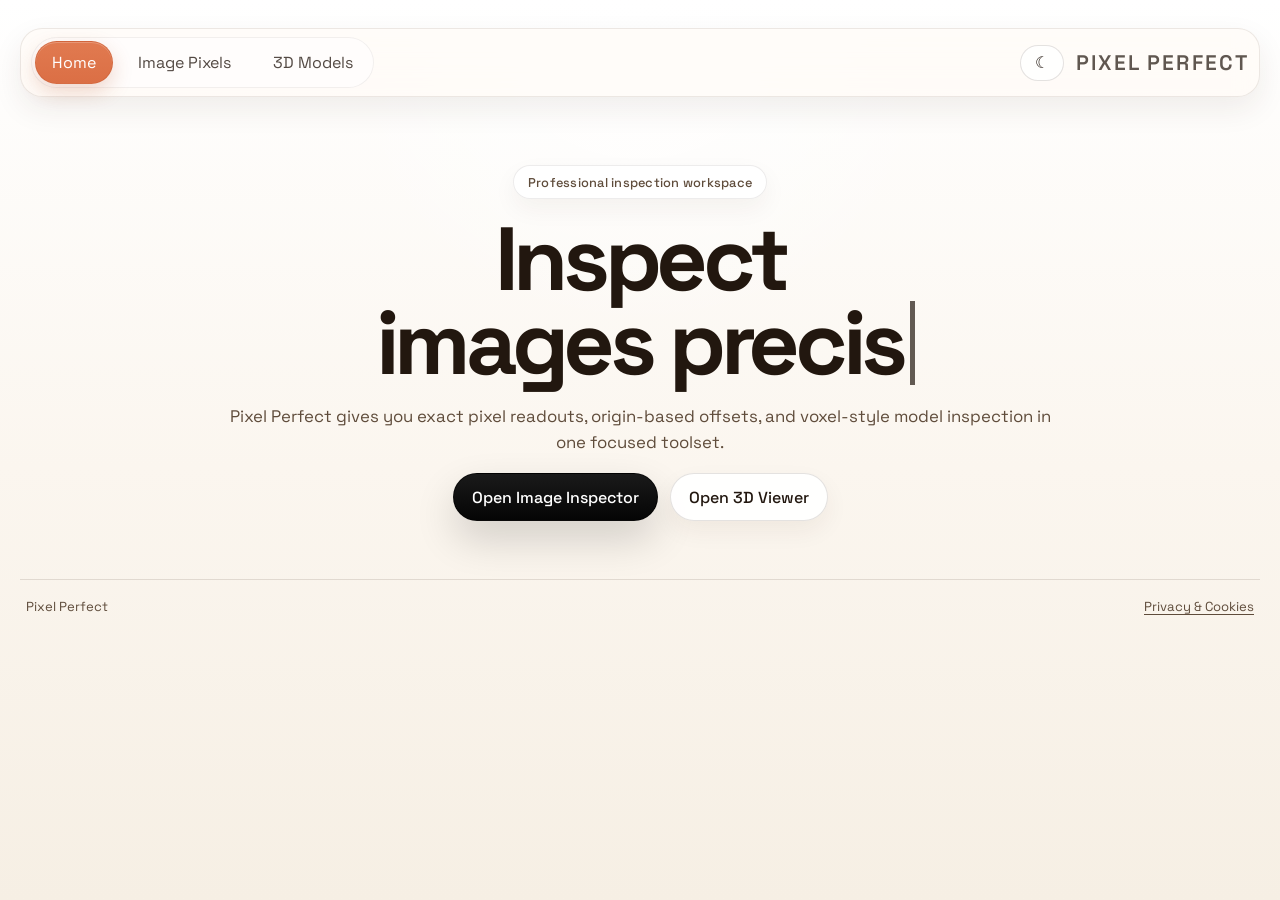
<file: index.html>
<!DOCTYPE html>
<html lang="en">
  <head>
    <meta charset="UTF-8" />
    <meta name="viewport" content="width=device-width, initial-scale=1.0" />
    <title>Pixel Perfect</title>
    <link rel="preconnect" href="https://fonts.googleapis.com" />
    <link rel="preconnect" href="https://fonts.gstatic.com" crossorigin />
    <link
      href="https://fonts.googleapis.com/css2?family=Space+Grotesk:wght@400;500;700&family=DM+Mono:wght@400;500&display=swap"
      rel="stylesheet"
    />
    <link rel="stylesheet" href="./styles.css" />
    <script src="./ads-config.js"></script>
    <script defer src="./ads.js"></script>
  </head>
  <body class="home-page">
    <main class="app-shell home-shell">
      <div class="top-bar">
        <nav class="top-nav" aria-label="Main navigation">
          <a class="nav-link is-active" href="./index.html">Home</a>
          <a class="nav-link" href="./image.html">Image Pixels</a>
          <a class="nav-link" href="./model.html">3D Models</a>
        </nav>
        <div class="top-bar-actions">
          <button id="darkModeToggle" class="theme-toggle-button" type="button" aria-pressed="false" aria-label="Enable dark mode">
            <span aria-hidden="true">☾</span>
          </button>
          <a class="site-logo" href="./index.html" aria-label="Go to home">Pixel Perfect</a>
        </div>
      </div>

      <section class="home-hero-clean">
        <div class="home-kicker">Professional inspection workspace</div>
        <h1>
          Inspect
          <span
            id="homeAnimatedPhrase"
            class="home-animated-phrase"
            data-phrases="images precisely,3D models cleanly,color values instantly,voxel layers quickly"
            aria-label="animated feature phrase"
          ></span>
        </h1>
        <p class="home-lead">
          Pixel Perfect gives you exact pixel readouts, origin-based offsets, and voxel-style model inspection in one focused toolset.
        </p>
        <div class="home-hero-actions">
          <a class="home-cta primary" href="./image.html">Open Image Inspector</a>
          <a class="home-cta" href="./model.html">Open 3D Viewer</a>
        </div>
      </section>

      <aside class="ad-shell ad-shell-banner" data-ad-shell data-ad-slot-key="homeBanner" aria-label="Advertisement" hidden>
        <span class="ad-label">Advertisement</span>
      </aside>

      <footer class="site-footer">
        <span>Pixel Perfect</span>
        <nav aria-label="Legal links">
          <a href="./privacy.html">Privacy &amp; Cookies</a>
          <button type="button" data-open-privacy-choices hidden>Privacy choices</button>
        </nav>
      </footer>

    </main>

    <script src="./theme-toggle.js"></script>
    <script src="./home.js"></script>
  </body>
</html>
</file>
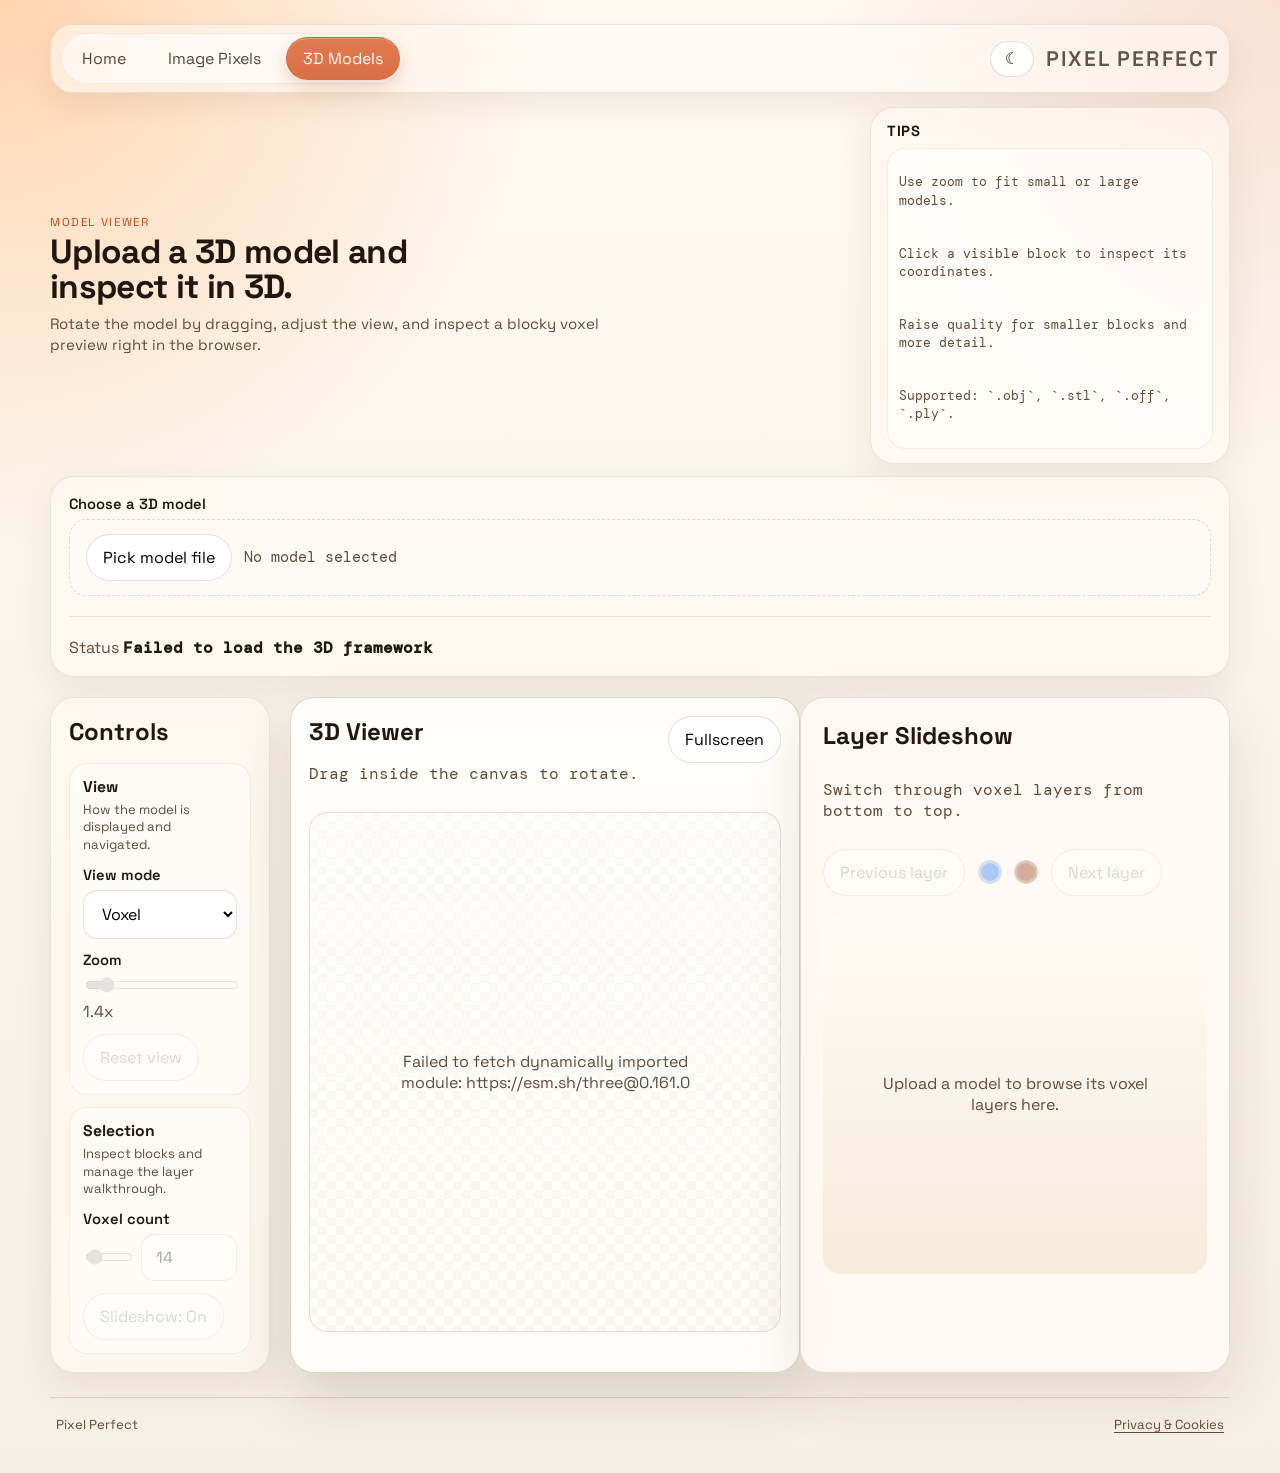
<file: model.html>
<!DOCTYPE html>
<html lang="en">
  <head>
    <meta charset="UTF-8" />
    <meta name="viewport" content="width=device-width, initial-scale=1.0" />
    <title>Pixel Perfect</title>
    <link rel="preconnect" href="https://fonts.googleapis.com" />
    <link rel="preconnect" href="https://fonts.gstatic.com" crossorigin />
    <link
      href="https://fonts.googleapis.com/css2?family=Space+Grotesk:wght@400;500;700&family=DM+Mono:wght@400;500&display=swap"
      rel="stylesheet"
    />
    <link rel="stylesheet" href="./styles.css" />
    <script src="./ads-config.js"></script>
    <script defer src="./ads.js"></script>
  </head>
  <body>
    <main class="app-shell">
      <div class="top-bar">
        <nav class="top-nav" aria-label="Main navigation">
          <a class="nav-link" href="./index.html">Home</a>
          <a class="nav-link" href="./image.html">Image Pixels</a>
          <a class="nav-link is-active" href="./model.html">3D Models</a>
        </nav>
        <div class="top-bar-actions">
          <button id="darkModeToggle" class="theme-toggle-button" type="button" aria-pressed="false" aria-label="Enable dark mode">
            <span aria-hidden="true">☾</span>
          </button>
          <a class="site-logo" href="./index.html" aria-label="Go to home">Pixel Perfect</a>
        </div>
      </div>

      <section class="hero hero-layout">
        <div class="hero-main">
          <p class="eyebrow">Model viewer</p>
          <h1>Upload a 3D model and inspect it in 3D.</h1>
          <p class="hero-copy">
            Rotate the model by dragging, adjust the view, and inspect a blocky voxel preview right in the browser.
          </p>
        </div>

        <aside class="panel hero-tips">
          <h2>Tips</h2>
          <div class="preview-readout model-help">
            <p>Use zoom to fit small or large models.</p>
            <p>Click a visible block to inspect its coordinates.</p>
            <p>Raise quality for smaller blocks and more detail.</p>
            <p>Supported: `.obj`, `.stl`, `.off`, `.ply`.</p>
          </div>
        </aside>
      </section>

      <section class="panel controls">
        <div class="control-block">
          <span class="input-label">Choose a 3D model</span>
          <div class="upload-row">
            <button id="pickModelButton" class="upload-button" type="button">Pick model file</button>
            <span id="modelUploadName" class="upload-name">No model selected</span>
          </div>
          <input
            id="modelUpload"
            class="sr-only-file"
            type="file"
            accept=".obj,.stl,.off,.ply,text/plain,model/obj,model/stl,application/sla,application/octet-stream"
          />
        </div>

          <div class="status-grid">
          <div>
            <span class="status-label">Status</span>
            <strong id="modelStatus">Waiting for a model</strong>
          </div>
          <div id="selectedBlockStatus">
            <span class="status-label">Selected block</span>
            <strong id="selectedBlockCoords">x: -, y: -, z: -</strong>
          </div>
          <div id="secondaryBlockStatus">
            <span class="status-label">Right click block</span>
            <strong id="secondaryBlockCoords">x: -, y: -, z: -</strong>
          </div>
          <div id="wireframeAngleStatus">
            <span class="status-label">Panel angle</span>
            <strong id="wireframeAngle">-</strong>
          </div>
          <div id="wireframeSecondaryAngleStatus">
            <span class="status-label">Right click panel</span>
            <strong id="wireframeSecondaryAngle">triangle: -</strong>
          </div>
        </div>
      </section>

      <aside class="ad-shell ad-shell-banner" data-ad-shell data-ad-slot-key="toolBanner" aria-label="Advertisement" hidden>
        <span class="ad-label">Advertisement</span>
      </aside>

      <section id="modelLayout" class="viewer-layout model-layout">
        <aside class="panel preview-panel">
          <h2>Controls</h2>
          <div class="sidebar-controls">
            <section class="control-group">
              <div class="control-group-header">
                <h3>View</h3>
                <p>How the model is displayed and navigated.</p>
              </div>
              <div class="control-group-body">
                <div class="control-block">
                  <label for="modelViewMode">View mode</label>
                  <select id="modelViewMode">
                    <option value="voxel">Voxel</option>
                    <option value="wireframe">Wireframe</option>
                  </select>
                </div>

                <div class="control-block">
                  <label for="modelZoom">Zoom</label>
                  <input id="modelZoom" type="range" min="0.4" max="10" step="0.1" value="1.4" />
                  <span id="modelZoomValue" class="inline-value">1.4x</span>
                </div>

                <button id="resetView" class="secondary sidebar-button" type="button">Reset view</button>
              </div>
            </section>

            <section class="control-group">
              <div class="control-group-header">
                <h3>Selection</h3>
                <p>Inspect blocks and manage the layer walkthrough.</p>
              </div>
              <div class="control-group-body">
                <div id="modelQualityBlock" class="control-block">
                  <label for="modelQuality">Voxel count</label>
                  <div class="scale-inputs">
                    <input id="modelQuality" type="range" min="6" max="150" step="1" value="14" />
                    <input
                      id="modelQualityNumber"
                      type="number"
                      min="6"
                      max="150"
                      step="1"
                      value="14"
                      aria-label="Voxel count amount"
                    />
                  </div>
                </div>

                <button id="toggleSlideshow" class="secondary sidebar-button" type="button">
                  Slideshow: On
                </button>
              </div>
            </section>

            <section class="control-group wireframe-only">
              <div class="control-group-header">
                <h3>Advanced</h3>
                <p>Wireframe-specific tuning and comparison tools.</p>
              </div>
              <div class="control-group-body">
                <div id="modelWireBlock" class="control-block wireframe-only" hidden>
                  <label for="modelWireSize">Wire size</label>
                  <input id="modelWireSize" type="range" min="1" max="50" step="1" value="2" />
                  <span id="modelWireSizeValue" class="inline-value">2</span>
                </div>

                <button
                  id="toggleWireMesh"
                  class="secondary sidebar-button wireframe-only"
                  type="button"
                  hidden
                >
                  Mesh: On
                </button>

                <div id="modelColorBlock" class="control-block wireframe-only" hidden>
                  <label for="modelColor">Model color</label>
                  <div class="color-input-row">
                    <input id="modelColor" class="color-input" type="color" value="#e9dccd" />
                    <span id="modelColorValue" class="inline-value">#E9DCCD</span>
                  </div>
                </div>

                <section id="panelMeasurements" class="measurement-panel wireframe-only" hidden>
                  <h3>Panel Measurements</h3>
                  <div class="measurement-card">
                    <span class="status-label">Selected panel</span>
                    <strong id="primaryPanelSummary">Click a triangle in wireframe mode.</strong>
                    <p id="primaryPanelLengths">Lengths: -</p>
                    <p id="primaryPanelAngles">Angles: -</p>
                  </div>
                  <div class="measurement-card">
                    <span class="status-label">Right click panel</span>
                    <strong id="secondaryPanelSummary">Right click a second triangle to compare it.</strong>
                    <p id="secondaryPanelLengths">Lengths: -</p>
                    <p id="secondaryPanelAngles">Angles: -</p>
                  </div>
                </section>
              </div>
            </section>
          </div>

          <input id="modelYaw" type="hidden" value="25" />
          <input id="modelPitch" type="hidden" value="-18" />
          <span id="modelYawValue" hidden>25deg</span>
          <span id="modelPitchValue" hidden>-18deg</span>
        </aside>

        <div id="viewerSplitLayout" class="viewer-split-layout">
          <div id="mainViewerPanel" class="panel viewer-panel">
            <div class="viewer-header">
              <div>
                <h2>3D Viewer</h2>
                <p>Drag inside the canvas to rotate.</p>
              </div>
              <button id="toggleFullscreen" class="secondary" type="button">Fullscreen</button>
            </div>
            <div id="modelViewerFrame" class="viewer-frame empty">
              <canvas id="modelCanvas" class="model-canvas" aria-label="3D model viewer"></canvas>
              <div id="modelEmptyState" class="empty-state">
                Upload an `.obj`, `.stl`, `.off`, or `.ply` file to preview it here.
              </div>
            </div>
          </div>

          <section id="layerPanel" class="panel layer-panel">
            <div class="viewer-header">
              <h2>Layer Slideshow</h2>
              <p>Switch through voxel layers from bottom to top.</p>
            </div>
            <div class="layer-controls">
              <button id="layerPrev" class="secondary" type="button">Previous layer</button>
              <button
                id="layerJump"
                class="layer-jump-button"
                type="button"
                aria-label="Jump to selected block layer"
                disabled
              ></button>
              <button
                id="layerSecondaryJump"
                class="layer-jump-button layer-jump-button-secondary"
                type="button"
                aria-label="Jump to right click block layer"
                disabled
              ></button>
              <button id="layerNext" class="secondary" type="button">Next layer</button>
              <strong id="layerInfo" class="layer-info"></strong>
            </div>
            <div id="layerViewerFrame" class="layer-frame empty">
              <canvas id="layerCanvas" class="layer-canvas" aria-label="Model layer viewer" hidden></canvas>
              <div id="layerEmptyState" class="empty-state">
                Upload a model to browse its voxel layers here.
              </div>
            </div>
          </section>
        </div>
      </section>

      <aside class="ad-shell ad-shell-footer" data-ad-shell data-ad-slot-key="toolFooter" aria-label="Advertisement" hidden>
        <span class="ad-label">Advertisement</span>
      </aside>

      <footer class="site-footer">
        <span>Pixel Perfect</span>
        <nav aria-label="Legal links">
          <a href="./privacy.html">Privacy &amp; Cookies</a>
          <button type="button" data-open-privacy-choices hidden>Privacy choices</button>
        </nav>
      </footer>

    </main>

    <script src="./theme-toggle.js"></script>
    <script src="./model.js"></script>
  </body>
</html>
</file>
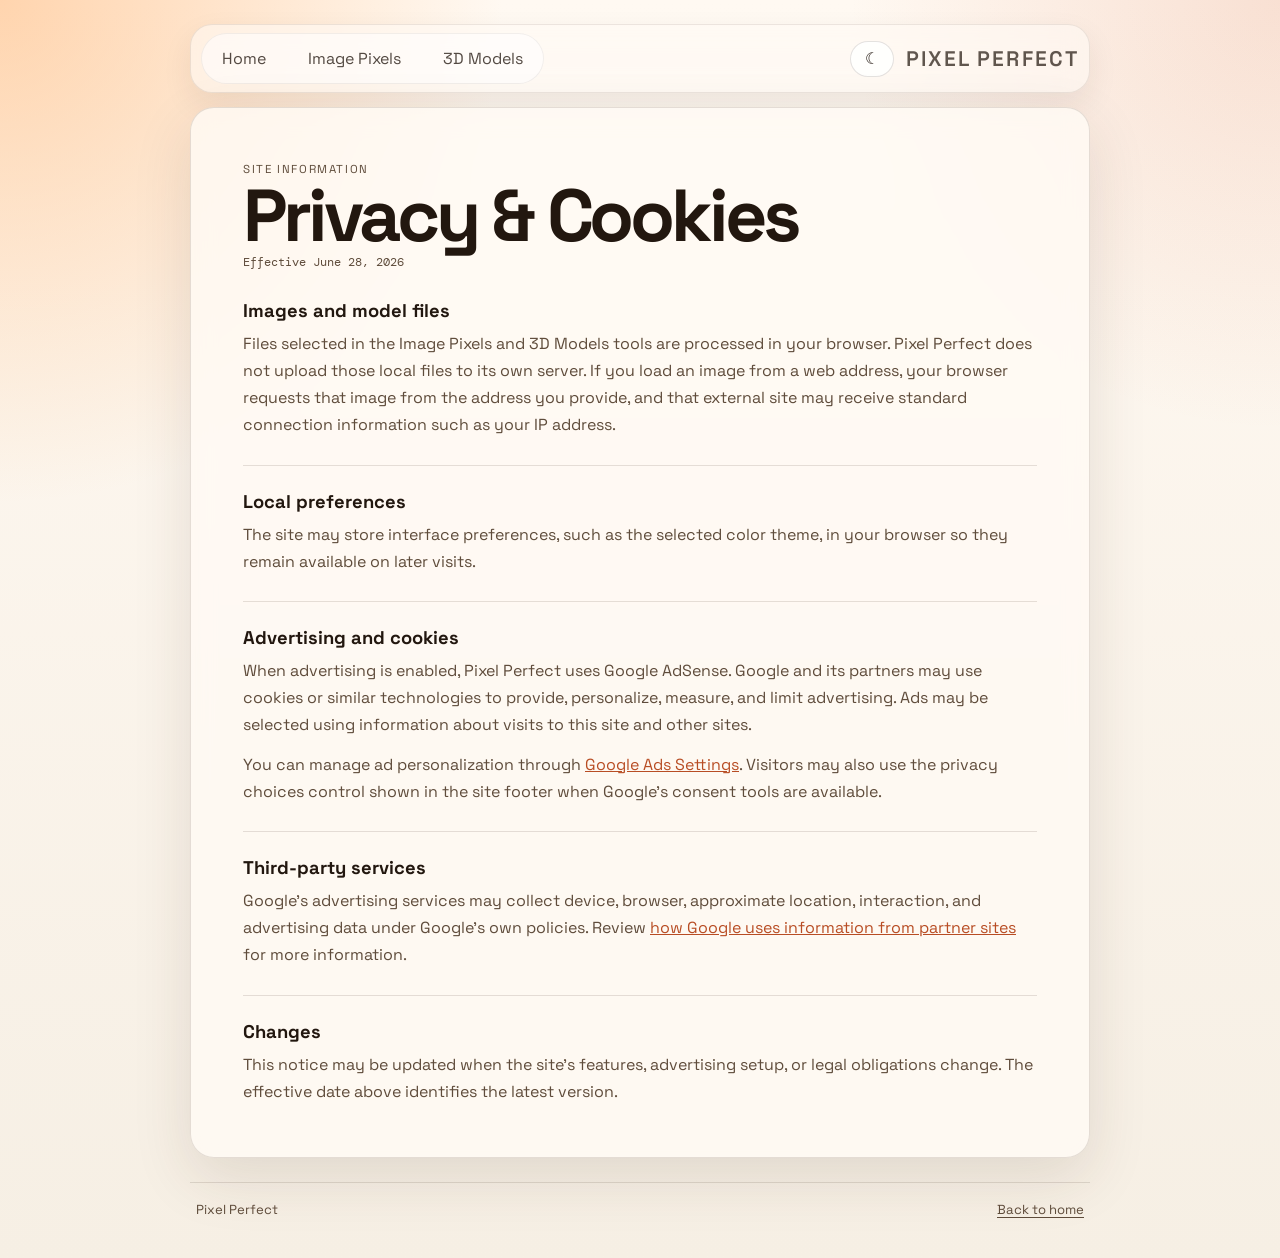
<file: privacy.html>
<!DOCTYPE html>
<html lang="en">
  <head>
    <meta charset="UTF-8" />
    <meta name="viewport" content="width=device-width, initial-scale=1.0" />
    <title>Privacy & Cookies · Pixel Perfect</title>
    <link rel="preconnect" href="https://fonts.googleapis.com" />
    <link rel="preconnect" href="https://fonts.gstatic.com" crossorigin />
    <link
      href="https://fonts.googleapis.com/css2?family=Space+Grotesk:wght@400;500;700&family=DM+Mono:wght@400;500&display=swap"
      rel="stylesheet"
    />
    <link rel="stylesheet" href="./styles.css" />
  </head>
  <body>
    <main class="app-shell legal-shell">
      <div class="top-bar">
        <nav class="top-nav" aria-label="Main navigation">
          <a class="nav-link" href="./index.html">Home</a>
          <a class="nav-link" href="./image.html">Image Pixels</a>
          <a class="nav-link" href="./model.html">3D Models</a>
        </nav>
        <div class="top-bar-actions">
          <button id="darkModeToggle" class="theme-toggle-button" type="button" aria-pressed="false" aria-label="Enable dark mode">
            <span aria-hidden="true">☾</span>
          </button>
          <a class="site-logo" href="./index.html" aria-label="Go to home">Pixel Perfect</a>
        </div>
      </div>

      <article class="panel legal-panel">
        <p class="eyebrow">Site information</p>
        <h1>Privacy & Cookies</h1>
        <p class="legal-updated">Effective June 28, 2026</p>

        <section>
          <h2>Images and model files</h2>
          <p>
            Files selected in the Image Pixels and 3D Models tools are processed in your browser. Pixel Perfect does not upload those local files to its own server. If you load an image from a web address, your browser requests that image from the address you provide, and that external site may receive standard connection information such as your IP address.
          </p>
        </section>

        <section>
          <h2>Local preferences</h2>
          <p>
            The site may store interface preferences, such as the selected color theme, in your browser so they remain available on later visits.
          </p>
        </section>

        <section>
          <h2>Advertising and cookies</h2>
          <p>
            When advertising is enabled, Pixel Perfect uses Google AdSense. Google and its partners may use cookies or similar technologies to provide, personalize, measure, and limit advertising. Ads may be selected using information about visits to this site and other sites.
          </p>
          <p>
            You can manage ad personalization through
            <a href="https://adssettings.google.com/" rel="noopener noreferrer">Google Ads Settings</a>.
            Visitors may also use the privacy choices control shown in the site footer when Google’s consent tools are available.
          </p>
        </section>

        <section>
          <h2>Third-party services</h2>
          <p>
            Google’s advertising services may collect device, browser, approximate location, interaction, and advertising data under Google’s own policies. Review
            <a href="https://policies.google.com/technologies/partner-sites" rel="noopener noreferrer">how Google uses information from partner sites</a>
            for more information.
          </p>
        </section>

        <section>
          <h2>Changes</h2>
          <p>
            This notice may be updated when the site’s features, advertising setup, or legal obligations change. The effective date above identifies the latest version.
          </p>
        </section>
      </article>

      <footer class="site-footer">
        <span>Pixel Perfect</span>
        <nav aria-label="Legal links">
          <a href="./index.html">Back to home</a>
        </nav>
      </footer>
    </main>

    <script src="./theme-toggle.js"></script>
  </body>
</html>
</file>
<file: styles.css>
:root {
  --bg: #f6efe4;
  --panel: rgba(255, 251, 245, 0.82);
  --panel-border: rgba(73, 53, 36, 0.14);
  --panel-secondary: rgba(255, 250, 244, 0.68);
  --panel-secondary-border: rgba(73, 53, 36, 0.1);
  --panel-primary: rgba(255, 254, 251, 0.92);
  --panel-primary-border: rgba(73, 53, 36, 0.2);
  --text: #22170f;
  --muted: #5f4c3b;
  --accent: #db6f45;
  --accent-strong: #b84d24;
  --shadow: 0 20px 60px rgba(64, 42, 24, 0.12);
  --shadow-soft: 0 14px 36px rgba(64, 42, 24, 0.08);
  --shadow-strong: 0 22px 56px rgba(64, 42, 24, 0.16);
  --grid: rgba(34, 23, 15, 0.08);
}

* {
  box-sizing: border-box;
}

[hidden] {
  display: none !important;
}

body {
  margin: 0;
  min-height: 100vh;
  font-family: "Space Grotesk", sans-serif;
  color: var(--text);
  background:
    radial-gradient(circle at top left, rgba(255, 193, 138, 0.65), transparent 28%),
    radial-gradient(circle at top right, rgba(219, 111, 69, 0.18), transparent 24%),
    linear-gradient(180deg, #fff9f2 0%, var(--bg) 100%);
  transition:
    background 320ms ease,
    color 220ms ease;
}

body::before,
body::after {
  content: "";
  position: fixed;
  inset: auto;
  pointer-events: none;
  opacity: 0;
  transition: opacity 260ms ease;
  z-index: 0;
}

body::before {
  top: 72px;
  right: 5vw;
  width: 240px;
  height: 240px;
  border-radius: 50%;
  background:
    radial-gradient(circle at 35% 35%, rgba(255, 255, 255, 0.95), rgba(255, 255, 255, 0.2) 36%, rgba(104, 199, 255, 0.2) 68%, transparent 72%);
  filter: blur(2px);
}

body::after {
  left: 4vw;
  bottom: 8vh;
  width: 320px;
  height: 200px;
  border-radius: 50%;
  background:
    radial-gradient(circle at 50% 50%, rgba(255, 255, 255, 0.65), rgba(118, 214, 255, 0.18) 55%, transparent 72%);
}

button,
input,
select {
  font: inherit;
}

.app-shell {
  width: min(1180px, calc(100vw - 32px));
  margin: 0 auto;
  padding: 24px 0 40px;
}

.top-bar {
  display: flex;
  justify-content: space-between;
  align-items: center;
  gap: 20px;
  margin-bottom: 14px;
  padding: 8px 10px;
  border: 1px solid rgba(73, 53, 36, 0.1);
  border-radius: 22px;
  background: rgba(255, 250, 244, 0.58);
  box-shadow: 0 12px 30px rgba(64, 42, 24, 0.08);
  backdrop-filter: blur(12px);
  transition:
    background 260ms ease,
    border-color 260ms ease,
    box-shadow 260ms ease;
}

.top-nav {
  display: flex;
  gap: 8px;
  padding: 4px;
  border-radius: 999px;
  background: rgba(255, 255, 255, 0.56);
  box-shadow: inset 0 0 0 1px rgba(34, 23, 15, 0.06);
  transition:
    background 260ms ease,
    box-shadow 260ms ease;
}

.top-bar-actions {
  display: flex;
  align-items: center;
  gap: 12px;
}

.theme-toggle-button {
  display: inline-flex;
  align-items: center;
  justify-content: center;
  min-height: 36px;
  min-width: 36px;
  padding: 0 14px;
  border: 1px solid rgba(34, 23, 15, 0.12);
  border-radius: 999px;
  background: rgba(255, 255, 255, 0.78);
  color: var(--text);
  box-shadow: inset 0 1px 0 rgba(255, 255, 255, 0.54);
  line-height: 1;
  transition:
    background 220ms ease,
    border-color 220ms ease,
    color 220ms ease,
    box-shadow 220ms ease,
    transform 220ms ease;
}

.theme-toggle-button span {
  font-size: 1rem;
}

.theme-toggle-button[aria-pressed="true"] {
  background: linear-gradient(180deg, rgba(34, 23, 15, 0.92), rgba(34, 23, 15, 0.8));
  border-color: rgba(34, 23, 15, 0.24);
  color: #fff;
}

.site-logo {
  font-size: clamp(1.05rem, 1.8vw, 1.32rem);
  font-weight: 600;
  letter-spacing: 0.1em;
  text-transform: uppercase;
  color: rgba(34, 23, 15, 0.72);
  text-decoration: none;
  user-select: none;
  cursor: pointer;
  transform-origin: center;
  transition: color 220ms ease;
}

.site-logo:hover,
.site-logo:focus-visible {
  color: rgba(34, 23, 15, 0.94);
}

.site-logo.is-popping {
  animation: logo-pop 900ms cubic-bezier(0.16, 1, 0.3, 1);
}

@keyframes logo-pop {
  0% {
    transform: scale(1);
  }

  70% {
    transform: scale(1.24);
  }

  100% {
    transform: scale(1.12);
  }
}

.nav-link {
  display: inline-flex;
  align-items: center;
  justify-content: center;
  min-height: 42px;
  padding: 10px 16px;
  border-radius: 999px;
  border: 1px solid transparent;
  color: rgba(34, 23, 15, 0.78);
  text-decoration: none;
  background: transparent;
  box-shadow: none;
  transition:
    color 180ms ease,
    background-color 180ms ease,
    border-color 180ms ease,
    box-shadow 180ms ease;
}

.nav-link:hover {
  color: var(--text);
  background: rgba(255, 255, 255, 0.54);
}

.nav-link.is-active {
  background: linear-gradient(180deg, #e17a50, var(--accent));
  color: white;
  border-color: rgba(184, 77, 36, 0.28);
  box-shadow:
    inset 0 1px 0 rgba(255, 255, 255, 0.22),
    0 8px 20px rgba(184, 77, 36, 0.22);
}

body[data-theme="frutiger-aero"] {
  --bg: #d8f2ff;
  --panel: rgba(235, 249, 255, 0.72);
  --panel-border: rgba(77, 160, 214, 0.24);
  --panel-secondary: rgba(227, 245, 255, 0.62);
  --panel-secondary-border: rgba(77, 160, 214, 0.18);
  --panel-primary: rgba(246, 253, 255, 0.86);
  --panel-primary-border: rgba(69, 154, 217, 0.3);
  --text: #12324b;
  --muted: #3e6786;
  --accent: #3db7ff;
  --accent-strong: #0f8fd6;
  --shadow: 0 24px 60px rgba(52, 130, 191, 0.16);
  --shadow-soft: 0 16px 38px rgba(52, 130, 191, 0.11);
  --shadow-strong: 0 24px 60px rgba(52, 130, 191, 0.2);
  --grid: rgba(22, 95, 150, 0.12);
  background:
    radial-gradient(circle at top left, rgba(255, 255, 255, 0.95), transparent 24%),
    radial-gradient(circle at 20% 18%, rgba(120, 227, 255, 0.55), transparent 26%),
    radial-gradient(circle at top right, rgba(130, 255, 197, 0.28), transparent 24%),
    linear-gradient(180deg, #effdff 0%, #cbeeff 48%, #b6e2f8 100%);
}

body[data-theme="frutiger-aero"]::before,
body[data-theme="frutiger-aero"]::after {
  opacity: 1;
}

body[data-theme="frutiger-aero"] .top-bar {
  background: linear-gradient(180deg, rgba(255, 255, 255, 0.62), rgba(221, 244, 255, 0.42));
  border-color: rgba(72, 158, 217, 0.22);
  box-shadow:
    inset 0 1px 0 rgba(255, 255, 255, 0.75),
    0 14px 34px rgba(52, 130, 191, 0.14);
}

body[data-theme="frutiger-aero"] .top-nav,
body[data-theme="frutiger-aero"] .upload-row,
body[data-theme="frutiger-aero"] .preview-readout,
body[data-theme="frutiger-aero"] .comparison-panel,
body[data-theme="frutiger-aero"] .control-group,
body[data-theme="frutiger-aero"] .measurement-card {
  background: linear-gradient(180deg, rgba(255, 255, 255, 0.72), rgba(213, 240, 255, 0.46));
  box-shadow:
    inset 0 1px 0 rgba(255, 255, 255, 0.85),
    inset 0 0 0 1px rgba(66, 152, 214, 0.12);
}

body[data-theme="frutiger-aero"] .nav-link {
  color: rgba(18, 50, 75, 0.82);
}

body[data-theme="frutiger-aero"] .nav-link:hover {
  background: rgba(255, 255, 255, 0.62);
}

body[data-theme="frutiger-aero"] .nav-link.is-active {
  background: linear-gradient(180deg, #8ee8ff, #35b7ff 62%, #1399ea);
  color: white;
  border-color: rgba(16, 124, 191, 0.34);
  box-shadow:
    inset 0 1px 0 rgba(255, 255, 255, 0.6),
    0 10px 24px rgba(52, 130, 191, 0.24);
}

body[data-theme="frutiger-aero"] .site-logo {
  color: rgba(18, 50, 75, 0.64);
}

body[data-theme="frutiger-aero"] .theme-toggle-button {
  background: linear-gradient(180deg, rgba(255, 255, 255, 0.78), rgba(214, 240, 255, 0.62));
  border-color: rgba(66, 152, 214, 0.18);
  box-shadow:
    inset 0 1px 0 rgba(255, 255, 255, 0.82),
    0 8px 18px rgba(52, 130, 191, 0.08);
}

body[data-theme="dark"] {
  --bg: #141111;
  --panel: rgba(32, 27, 26, 0.88);
  --panel-border: rgba(255, 236, 221, 0.08);
  --panel-secondary: rgba(27, 23, 22, 0.82);
  --panel-secondary-border: rgba(255, 236, 221, 0.06);
  --panel-primary: rgba(38, 31, 29, 0.94);
  --panel-primary-border: rgba(255, 236, 221, 0.12);
  --text: #f4ebe2;
  --muted: #b7a89a;
  --accent: #ff9467;
  --accent-strong: #ffb08c;
  --shadow: 0 20px 60px rgba(0, 0, 0, 0.34);
  --shadow-soft: 0 14px 36px rgba(0, 0, 0, 0.28);
  --shadow-strong: 0 22px 56px rgba(0, 0, 0, 0.4);
  --grid: rgba(255, 236, 221, 0.08);
  background:
    radial-gradient(circle at top left, rgba(255, 148, 103, 0.18), transparent 24%),
    radial-gradient(circle at top right, rgba(255, 255, 255, 0.04), transparent 22%),
    linear-gradient(180deg, #1a1615 0%, #110e0d 100%);
}

body[data-theme="dark"] .top-bar {
  background: rgba(24, 20, 19, 0.82);
  border-color: rgba(255, 236, 221, 0.08);
  box-shadow: 0 12px 30px rgba(0, 0, 0, 0.26);
}

body[data-theme="dark"] .top-nav {
  background: rgba(255, 255, 255, 0.04);
  box-shadow: inset 0 0 0 1px rgba(255, 236, 221, 0.06);
}

body[data-theme="dark"] .nav-link {
  color: rgba(244, 235, 226, 0.8);
}

body[data-theme="dark"] .nav-link:hover {
  color: var(--text);
  background: rgba(255, 255, 255, 0.06);
}

body[data-theme="dark"] .theme-toggle-button {
  background: rgba(255, 255, 255, 0.06);
  border-color: rgba(255, 236, 221, 0.12);
  color: var(--text);
  box-shadow: inset 0 1px 0 rgba(255, 255, 255, 0.05);
}

body[data-theme="dark"] .theme-toggle-button[aria-pressed="true"] {
  background: linear-gradient(180deg, #fff1e8, #e7d5c8);
  border-color: rgba(255, 236, 221, 0.18);
  color: #1f1815;
}

body[data-theme="dark"] .site-logo {
  color: rgba(244, 235, 226, 0.72);
}

body[data-theme="dark"] .upload-row,
body[data-theme="dark"] .preview-readout,
body[data-theme="dark"] .control-group,
body[data-theme="dark"] .measurement-card {
  background: rgba(255, 255, 255, 0.04);
  box-shadow: inset 0 0 0 1px rgba(255, 236, 221, 0.06);
}

body[data-theme="dark"] .viewer-frame,
body[data-theme="dark"] .layer-frame,
body[data-theme="dark"] .preview-swatch-shell {
  background:
    linear-gradient(180deg, rgba(255, 255, 255, 0.05), rgba(255, 255, 255, 0.02)),
    linear-gradient(45deg, rgba(255, 236, 221, 0.03) 25%, transparent 25%),
    linear-gradient(-45deg, rgba(255, 236, 221, 0.03) 25%, transparent 25%),
    linear-gradient(45deg, transparent 75%, rgba(255, 236, 221, 0.03) 75%),
    linear-gradient(-45deg, transparent 75%, rgba(255, 236, 221, 0.03) 75%);
}

body[data-theme="dark"] .empty-state-badge,
body[data-theme="dark"] .home-kicker {
  background: rgba(255, 255, 255, 0.06);
  border-color: rgba(255, 236, 221, 0.08);
  color: var(--accent-strong);
}

body[data-theme="dark"] .home-page,
body.home-page[data-theme="dark"] {
  background:
    radial-gradient(circle at top, rgba(255, 148, 103, 0.12), transparent 26%),
    linear-gradient(180deg, #181413 0%, #110e0d 100%);
}

body[data-theme="dark"] .home-cta {
  background: rgba(255, 255, 255, 0.05);
  border-color: rgba(255, 236, 221, 0.12);
  color: var(--text);
  box-shadow: 0 10px 24px rgba(0, 0, 0, 0.16);
}

body[data-theme="dark"] .home-cta.primary {
  background: linear-gradient(180deg, #fff1e8, #e8d2c4);
  border-color: rgba(255, 236, 221, 0.16);
  color: #1f1815;
  box-shadow: 0 18px 40px rgba(0, 0, 0, 0.22);
}

body[data-theme="dark"] .home-animated-phrase {
  border-right-color: rgba(244, 235, 226, 0.8);
}

body[data-theme="frutiger-aero"] .viewer-frame,
body[data-theme="frutiger-aero"] .layer-frame,
body[data-theme="frutiger-aero"] .preview-swatch-shell {
  background:
    linear-gradient(180deg, rgba(255, 255, 255, 0.8), rgba(207, 240, 255, 0.5)),
    linear-gradient(180deg, rgba(174, 239, 255, 0.34), rgba(123, 211, 255, 0.16));
}

body[data-theme="frutiger-aero"] .home-cta.primary {
  background: linear-gradient(180deg, #8ee8ff, #35b7ff 62%, #1399ea);
  border-color: rgba(16, 124, 191, 0.34);
  box-shadow: 0 18px 40px rgba(52, 130, 191, 0.2);
}

body[data-theme="frutiger-aero"] .home-animated-phrase {
  border-right-color: rgba(18, 50, 75, 0.7);
}

body[data-theme="frutiger-aero"] .empty-state-badge {
  background: rgba(255, 255, 255, 0.88);
  border-color: rgba(66, 152, 214, 0.18);
  color: var(--accent-strong);
}

.hero {
  margin-bottom: 12px;
}

.hero-layout {
  display: grid;
  grid-template-columns: minmax(0, 1fr) minmax(260px, 360px);
  gap: 14px;
  align-items: stretch;
}

.hero-main {
  min-width: 0;
  display: grid;
  align-content: center;
  gap: 6px;
}

.hero-tips {
  padding: 14px 16px;
}

.hero-tips h2 {
  margin: 0 0 8px;
  font-size: 0.92rem;
  letter-spacing: 0.04em;
  text-transform: uppercase;
}

.eyebrow {
  margin: 0;
  text-transform: uppercase;
  letter-spacing: 0.14em;
  font-size: 0.72rem;
  color: var(--accent-strong);
}

.hero h1 {
  margin: 0;
  font-size: clamp(1.45rem, 2.8vw, 2.1rem);
  line-height: 1.04;
  max-width: 18ch;
  letter-spacing: -0.02em;
}

.hero-copy {
  margin: 2px 0 0;
  max-width: 58ch;
  font-size: 0.94rem;
  line-height: 1.4;
  color: var(--muted);
}

.home-page {
  background:
    radial-gradient(circle at top, rgba(255, 255, 255, 0.96), transparent 30%),
    linear-gradient(180deg, #ffffff 0%, #fbf6ef 52%, #f6efe4 100%);
}

.home-shell {
  width: min(1240px, calc(100vw - 40px));
  padding-top: 28px;
}

.home-hero-clean {
  display: grid;
  justify-items: center;
  gap: 18px;
  padding: 54px 0 34px;
  text-align: center;
}

.home-kicker {
  display: inline-flex;
  align-items: center;
  min-height: 34px;
  padding: 0 14px;
  border-radius: 999px;
  border: 1px solid rgba(34, 23, 15, 0.08);
  background: rgba(255, 255, 255, 0.84);
  color: var(--muted);
  font-size: 0.8rem;
  font-weight: 500;
  letter-spacing: 0.02em;
  box-shadow: 0 10px 24px rgba(64, 42, 24, 0.05);
  transition:
    background 260ms ease,
    border-color 260ms ease,
    color 220ms ease,
    box-shadow 260ms ease;
}

.home-hero-clean h1,
.hero h1 {
  margin: 0;
}

.home-hero-clean h1 {
  max-width: 12ch;
  font-size: clamp(3rem, 7vw, 5.75rem);
  line-height: 0.94;
  letter-spacing: -0.06em;
}

.home-animated-phrase {
  display: inline-flex;
  align-items: baseline;
  min-width: 7.4ch;
  margin-left: 0.12em;
  padding-right: 0.08em;
  white-space: nowrap;
  border-right: 0.06em solid rgba(34, 23, 15, 0.7);
  animation: home-caret-blink 1s steps(1) infinite;
}

.home-animated-phrase.is-deleting {
  opacity: 0.92;
}

@keyframes home-caret-blink {
  0%,
  49% {
    border-right-color: rgba(34, 23, 15, 0.7);
  }

  50%,
  100% {
    border-right-color: transparent;
  }
}

.home-lead {
  margin: 0;
  max-width: 52rem;
  color: var(--muted);
  font-size: 1.05rem;
  line-height: 1.55;
}

.home-hero-actions {
  display: flex;
  flex-wrap: wrap;
  justify-content: center;
  gap: 12px;
}

.home-cta {
  text-decoration: none;
}

.home-cta {
  display: inline-flex;
  align-items: center;
  justify-content: center;
  min-height: 48px;
  padding: 0 18px;
  border-radius: 999px;
  border: 1px solid rgba(34, 23, 15, 0.12);
  background: rgba(255, 255, 255, 0.92);
  color: var(--text);
  font-weight: 500;
  box-shadow: 0 10px 24px rgba(64, 42, 24, 0.06);
  transition:
    background 220ms ease,
    border-color 220ms ease,
    color 220ms ease,
    box-shadow 220ms ease;
}

.home-cta.primary {
  background: linear-gradient(180deg, #1a1a1a, #050505);
  border-color: rgba(0, 0, 0, 0.56);
  color: #fff;
  box-shadow: 0 18px 40px rgba(0, 0, 0, 0.16);
}

.home-lead {
  color: var(--muted);
}

.panel {
  background: var(--panel);
  border: 1px solid var(--panel-border);
  border-radius: 24px;
  box-shadow: var(--shadow);
  backdrop-filter: blur(12px);
  transition:
    background 280ms ease,
    border-color 280ms ease,
    box-shadow 280ms ease;
}

.ad-shell {
  position: relative;
  width: 100%;
  min-height: 100px;
  margin: 20px 0;
  padding: 24px 12px 12px;
  overflow: hidden;
  border: 1px solid var(--panel-border);
  border-radius: 20px;
  background: var(--panel-secondary);
  box-shadow: var(--shadow-soft);
  text-align: center;
}

.ad-shell-footer {
  min-height: 120px;
  margin-top: 24px;
}

.ad-label {
  position: absolute;
  top: 7px;
  left: 50%;
  color: var(--muted);
  font-family: "DM Mono", monospace;
  font-size: 0.62rem;
  letter-spacing: 0.08em;
  text-transform: uppercase;
  transform: translateX(-50%);
}

.adsbygoogle {
  min-height: 76px;
}

.ad-placeholder {
  min-height: 70px;
  display: grid;
  place-content: center;
  gap: 4px;
  border: 1px dashed rgba(34, 23, 15, 0.14);
  border-radius: 14px;
  color: var(--muted);
  background:
    repeating-linear-gradient(
      -45deg,
      transparent,
      transparent 8px,
      rgba(34, 23, 15, 0.025) 8px,
      rgba(34, 23, 15, 0.025) 16px
    );
}

.ad-placeholder strong {
  color: var(--text);
  font-size: 0.84rem;
}

.ad-placeholder span {
  font-family: "DM Mono", monospace;
  font-size: 0.7rem;
}

.site-footer {
  display: flex;
  align-items: center;
  justify-content: space-between;
  gap: 18px;
  margin-top: 24px;
  padding: 18px 6px 0;
  border-top: 1px solid var(--panel-border);
  color: var(--muted);
  font-size: 0.82rem;
}

.site-footer nav {
  display: flex;
  flex-wrap: wrap;
  align-items: center;
  justify-content: flex-end;
  gap: 14px;
}

.site-footer a,
.site-footer button {
  padding: 0;
  border: 0;
  background: transparent;
  color: inherit;
  cursor: pointer;
  font: inherit;
  text-decoration: underline;
  text-underline-offset: 3px;
}

.legal-shell {
  max-width: 900px;
}

.legal-panel {
  padding: clamp(24px, 5vw, 52px);
}

.legal-panel h1 {
  margin: 0;
  font-size: clamp(2.2rem, 7vw, 4.6rem);
  letter-spacing: -0.055em;
  line-height: 0.98;
}

.legal-updated {
  margin: 12px 0 34px;
  color: var(--muted);
  font-family: "DM Mono", monospace;
  font-size: 0.78rem;
}

.legal-panel section {
  margin-top: 26px;
}

.legal-panel section + section {
  padding-top: 24px;
  border-top: 1px solid var(--panel-border);
}

.legal-panel h2 {
  margin: 0 0 8px;
  font-size: 1.15rem;
}

.legal-panel p {
  margin: 0;
  color: var(--muted);
  line-height: 1.7;
}

.legal-panel p + p {
  margin-top: 12px;
}

.legal-panel a {
  color: var(--accent-strong);
}

body[data-theme="dark"] .ad-placeholder {
  border-color: rgba(255, 236, 221, 0.12);
  background:
    repeating-linear-gradient(
      -45deg,
      transparent,
      transparent 8px,
      rgba(255, 255, 255, 0.025) 8px,
      rgba(255, 255, 255, 0.025) 16px
    );
}

.hero-tips,
.controls,
.preview-panel {
  background: var(--panel-secondary);
  border-color: var(--panel-secondary-border);
  box-shadow: var(--shadow-soft);
}

.viewer-panel {
  background: var(--panel-primary);
  border-color: var(--panel-primary-border);
  box-shadow: var(--shadow-strong);
}

.controls {
  padding: 18px;
  margin-bottom: 20px;
}

.control-row {
  display: grid;
  grid-template-columns: repeat(3, minmax(0, 1fr));
  gap: 16px;
  margin-top: 14px;
}

.control-row.compact {
  grid-template-columns: repeat(3, minmax(0, max-content));
}

.control-block {
  display: flex;
  flex-direction: column;
  gap: 6px;
}

.scale-inputs {
  display: grid;
  grid-template-columns: minmax(0, 1fr) 96px;
  gap: 10px;
  align-items: center;
}

label {
  font-size: 0.92rem;
  font-weight: 600;
}

.input-label {
  font-size: 0.92rem;
  font-weight: 600;
}

input[type="file"],
input[type="number"],
input[type="url"],
input[type="range"],
select {
  width: 100%;
}

input[type="number"],
input[type="url"],
select {
  border: 1px solid rgba(34, 23, 15, 0.12);
  border-radius: 14px;
  padding: 12px 14px;
  background: rgba(255, 255, 255, 0.92);
}

.sr-only-file {
  position: absolute;
  width: 1px;
  height: 1px;
  padding: 0;
  margin: -1px;
  overflow: hidden;
  clip: rect(0, 0, 0, 0);
  white-space: nowrap;
  border: 0;
}

.upload-row {
  display: flex;
  flex-wrap: wrap;
  gap: 12px;
  align-items: center;
  padding: 14px 16px;
  border: 1px dashed rgba(34, 23, 15, 0.14);
  border-radius: 18px;
  background: rgba(255, 255, 255, 0.34);
  transition:
    border-color 220ms ease,
    background 220ms ease,
    box-shadow 220ms ease,
    color 220ms ease,
    transform 180ms ease;
}

.upload-row.is-drag-active {
  border-color: rgba(219, 111, 69, 0.8);
  background: rgba(255, 244, 237, 0.95);
  box-shadow: 0 0 0 4px rgba(219, 111, 69, 0.12);
  transform: translateY(-1px);
}

.upload-meta {
  display: grid;
  gap: 2px;
  flex: 1 1 260px;
  min-width: 0;
}

.upload-icon {
  width: 42px;
  height: 42px;
  display: grid;
  place-items: center;
  border-radius: 14px;
  background: linear-gradient(180deg, rgba(255, 244, 237, 0.96), rgba(245, 224, 212, 0.92));
  color: var(--accent-strong);
  font-size: 1.4rem;
  line-height: 1;
  box-shadow: inset 0 0 0 1px rgba(184, 77, 36, 0.08);
}

.upload-title {
  font-size: 0.92rem;
  line-height: 1.2;
}

.upload-hint {
  color: var(--muted);
  font-size: 0.82rem;
  line-height: 1.35;
}

.upload-button {
  display: inline-flex;
  align-items: center;
  justify-content: center;
  border: 1px solid rgba(34, 23, 15, 0.12);
  border-radius: 999px;
  padding: 12px 16px;
  background: white;
  cursor: pointer;
  font: inherit;
}

.image-address-form {
  display: grid;
  grid-template-columns: minmax(0, 1fr) max-content;
  gap: 10px;
  flex: 1 1 300px;
  align-items: center;
  max-width: 520px;
  min-width: 0;
}

.image-address-form input {
  min-width: 0;
}

.upload-name {
  color: var(--muted);
  font-family: "DM Mono", monospace;
  font-size: 0.92rem;
}

input[type="range"] {
  accent-color: var(--accent);
}

button.secondary {
  border: 1px solid rgba(34, 23, 15, 0.12);
  border-radius: 999px;
  padding: 12px 16px;
  background: white;
  cursor: pointer;
}

button:disabled,
input:disabled,
select:disabled {
  opacity: 0.5;
  cursor: not-allowed;
}

.inline-value,
.status-label,
.viewer-header p,
.preview-readout p {
  color: var(--muted);
}

.status-grid {
  display: grid;
  grid-template-columns: repeat(3, minmax(0, 1fr));
  gap: 16px;
  margin-top: 20px;
  padding-top: 20px;
  border-top: 1px solid rgba(34, 23, 15, 0.1);
}

.status-grid strong,
.preview-readout,
.viewer-header p {
  font-family: "DM Mono", monospace;
}

.preview-copy-row {
  display: grid;
  grid-template-columns: minmax(0, 1fr) auto;
  gap: 10px;
  align-items: center;
}

.preview-copy-row p {
  min-width: 0;
}

.preview-copy-button {
  border: 1px solid rgba(34, 23, 15, 0.12);
  border-radius: 999px;
  padding: 7px 12px;
  background: rgba(255, 255, 255, 0.9);
  color: var(--text);
  cursor: pointer;
  font-size: 0.78rem;
  line-height: 1;
  white-space: nowrap;
}

.status-value-row {
  display: flex;
  flex-wrap: wrap;
  gap: 14px;
  align-items: baseline;
}

.viewer-layout {
  display: grid;
  grid-template-columns: minmax(0, 1fr) 250px;
  gap: 20px;
  align-items: start;
}

.viewer-panel,
.preview-panel {
  padding: 18px;
}

.viewer-panel {
  min-width: 0;
}

.viewer-header {
  display: grid;
  grid-template-columns: minmax(0, 1fr) auto;
  gap: 12px;
  align-items: start;
  margin-bottom: 12px;
}

.viewer-header h2,
.preview-panel h2 {
  margin: 0;
}

.viewer-header > div {
  min-width: 0;
}

.viewer-header > button {
  justify-self: end;
  align-self: start;
}

.layer-panel .viewer-header {
  grid-template-columns: 1fr;
}

.viewer-frame {
  position: relative;
  overflow: auto;
  border-radius: 18px;
  min-height: 440px;
  padding: 14px;
  display: grid;
  place-items: center;
  background:
    linear-gradient(180deg, rgba(255, 255, 255, 0.4), rgba(250, 243, 234, 0.18)),
    linear-gradient(45deg, rgba(34, 23, 15, 0.03) 25%, transparent 25%),
    linear-gradient(-45deg, rgba(34, 23, 15, 0.03) 25%, transparent 25%),
    linear-gradient(45deg, transparent 75%, rgba(34, 23, 15, 0.03) 75%),
    linear-gradient(-45deg, transparent 75%, rgba(34, 23, 15, 0.03) 75%);
  background-size: auto, 18px 18px, 18px 18px, 18px 18px, 18px 18px;
  background-position: 0 0, 0 0, 0 9px, 9px -9px, -9px 0;
  box-shadow: inset 0 0 0 1px rgba(34, 23, 15, 0.12);
  transition:
    background 280ms ease,
    box-shadow 280ms ease;
}

.viewer-frame.empty {
  display: grid;
  place-items: center;
}

.empty-state {
  display: grid;
  gap: 8px;
  color: var(--muted);
  text-align: center;
  max-width: 34ch;
  padding: 22px 16px;
}

.empty-state-badge {
  justify-self: center;
  padding: 6px 10px;
  border-radius: 999px;
  background: rgba(255, 255, 255, 0.82);
  border: 1px solid rgba(34, 23, 15, 0.08);
  color: var(--accent-strong);
  font-size: 0.74rem;
  font-weight: 700;
  letter-spacing: 0.08em;
  text-transform: uppercase;
}

.empty-state h3 {
  margin: 0;
  color: var(--text);
  font-size: 1.2rem;
  line-height: 1.1;
}

.empty-state p {
  margin: 0;
  line-height: 1.45;
}

#pixelCanvas,
#swatchCanvas {
  display: block;
  image-rendering: pixelated;
  image-rendering: crisp-edges;
}

#pixelCanvas {
  transition:
    width 260ms cubic-bezier(0.22, 1, 0.36, 1),
    height 260ms cubic-bezier(0.22, 1, 0.36, 1);
  will-change: width, height;
}

#pixelCanvas.is-antialiased {
  image-rendering: auto;
}

.preview-panel {
  display: flex;
  flex-direction: column;
  gap: 10px;
}

.preview-readout {
  display: grid;
  gap: 10px;
  padding: 12px;
  border-radius: 18px;
  background: rgba(255, 255, 255, 0.44);
  box-shadow: inset 0 0 0 1px rgba(34, 23, 15, 0.06);
  transition:
    background 260ms ease,
    box-shadow 260ms ease,
    color 220ms ease;
}

.color-keep-panel {
  display: grid;
  gap: 10px;
  margin-top: 4px;
  padding: 14px;
  border: 1px solid rgba(34, 23, 15, 0.08);
  border-radius: 18px;
  background: rgba(255, 255, 255, 0.38);
  transition:
    background 220ms ease,
    border-color 220ms ease,
    box-shadow 220ms ease;
}

.color-keep-panel.is-active {
  border-color: rgba(219, 111, 69, 0.32);
  background: rgba(255, 246, 239, 0.72);
  box-shadow: 0 10px 28px rgba(184, 77, 36, 0.08);
}

.color-keep-header,
.color-tolerance-heading,
.color-tolerance-scale {
  display: flex;
  align-items: center;
  justify-content: space-between;
  gap: 10px;
}

.color-keep-header h3 {
  margin: 0;
  font-size: 1rem;
}

.color-keep-status {
  overflow: hidden;
  max-width: 126px;
  padding: 5px 8px;
  border-radius: 999px;
  background: rgba(219, 111, 69, 0.1);
  color: var(--accent-strong);
  font-family: "DM Mono", monospace;
  font-size: 0.68rem;
  line-height: 1;
  text-overflow: ellipsis;
  white-space: nowrap;
}

.color-keep-copy,
.color-keep-hint {
  margin: 0;
  color: var(--muted);
  font-size: 0.82rem;
  line-height: 1.4;
}

.color-tolerance-heading label,
.color-tolerance-heading output {
  font-size: 0.82rem;
  font-weight: 600;
}

.color-tolerance-heading output {
  color: var(--accent-strong);
  font-family: "DM Mono", monospace;
}

.color-keep-panel input[type="range"] {
  margin: 0;
}

.color-tolerance-scale {
  margin-top: -7px;
  color: var(--muted);
  font-size: 0.68rem;
}

.color-keep-actions {
  display: grid;
  gap: 8px;
}

.color-keep-actions button {
  width: 100%;
  border: 1px solid rgba(34, 23, 15, 0.12);
  border-radius: 999px;
  padding: 10px 13px;
  cursor: pointer;
  font-size: 0.82rem;
  font-weight: 600;
}

.color-keep-preview-button {
  background: rgba(255, 255, 255, 0.9);
  color: var(--text);
}

.color-keep-preview-button[aria-pressed="true"],
.color-keep-download-button {
  border-color: rgba(184, 77, 36, 0.28);
  background: linear-gradient(180deg, #e17a50, var(--accent));
  color: white;
  box-shadow: 0 8px 18px rgba(184, 77, 36, 0.16);
}

.color-keep-reset-button {
  background: transparent;
  color: var(--muted);
}

body[data-theme="dark"] .color-keep-panel {
  border-color: rgba(255, 236, 221, 0.08);
  background: rgba(255, 255, 255, 0.035);
}

body[data-theme="dark"] .color-keep-panel.is-active {
  border-color: rgba(255, 148, 103, 0.3);
  background: rgba(255, 148, 103, 0.08);
}

body[data-theme="dark"] .color-keep-preview-button {
  border-color: rgba(255, 236, 221, 0.12);
  background: rgba(255, 255, 255, 0.06);
  color: var(--text);
}

body[data-theme="frutiger-aero"] .color-keep-panel {
  border-color: rgba(66, 152, 214, 0.16);
  background: linear-gradient(180deg, rgba(255, 255, 255, 0.66), rgba(213, 240, 255, 0.4));
}

body[data-theme="frutiger-aero"] .color-keep-panel.is-active {
  border-color: rgba(15, 143, 214, 0.3);
  box-shadow: 0 10px 28px rgba(52, 130, 191, 0.12);
}

body[data-theme="frutiger-aero"] .color-keep-preview-button[aria-pressed="true"],
body[data-theme="frutiger-aero"] .color-keep-download-button {
  border-color: rgba(16, 124, 191, 0.34);
  background: linear-gradient(180deg, #8ee8ff, #35b7ff 62%, #1399ea);
  box-shadow: 0 8px 18px rgba(52, 130, 191, 0.18);
}

.preview-swatch-shell {
  padding: 10px;
  border-radius: 22px;
  background: linear-gradient(180deg, rgba(255, 255, 255, 0.68), rgba(244, 234, 221, 0.58));
  box-shadow:
    inset 0 0 0 1px rgba(34, 23, 15, 0.06),
    0 8px 20px rgba(64, 42, 24, 0.04);
  transition:
    background 260ms ease,
    box-shadow 260ms ease;
}

.preview-empty-note {
  margin: -2px 0 0;
  color: var(--muted);
  font-size: 0.84rem;
  line-height: 1.35;
}

.comparison-panel {
  display: grid;
  gap: 10px;
  padding: 12px;
  border-radius: 18px;
  background: rgba(255, 255, 255, 0.42);
  box-shadow: inset 0 0 0 1px rgba(34, 23, 15, 0.06);
}

.comparison-header {
  display: flex;
  flex-wrap: wrap;
  gap: 10px;
  align-items: center;
  justify-content: space-between;
}

.comparison-header h3 {
  margin: 0;
  font-size: 1rem;
}

.preview-clear-button {
  padding: 8px 12px;
  font-size: 0.82rem;
}

.comparison-note,
.comparison-grid p {
  margin: 0;
  color: var(--muted);
  font-family: "DM Mono", monospace;
}

.comparison-note {
  font-size: 0.84rem;
  line-height: 1.35;
}

.comparison-grid {
  display: grid;
  gap: 8px;
}

.model-layout {
  grid-template-columns: 220px minmax(0, 1fr);
  align-items: stretch;
}

.model-layout:not(.wireframe-active) .wireframe-only {
  display: none !important;
}

.viewer-split-layout {
  display: flex;
  align-items: stretch;
  min-width: 0;
  min-height: 100%;
}

.viewer-split-layout > .panel {
  min-width: 0;
  min-height: 100%;
}

.viewer-split-layout > .viewer-panel {
  flex: 1 1 auto;
}

.viewer-split-layout > .layer-panel {
  flex: 0 0 min(34vw, 430px);
}

.model-layout #modelViewerFrame {
  width: 100%;
  max-width: 100%;
  min-height: 520px;
  overflow: hidden;
  transition:
    opacity 320ms cubic-bezier(0.455, 0.03, 0.515, 0.955),
    height 320ms cubic-bezier(0.455, 0.03, 0.515, 0.955),
    min-height 320ms cubic-bezier(0.455, 0.03, 0.515, 0.955),
    width 320ms cubic-bezier(0.455, 0.03, 0.515, 0.955);
}

.model-layout #modelViewerFrame.is-switching {
  opacity: 0;
  pointer-events: none;
}

.model-layout.is-splitting #modelViewerFrame,
.model-layout.is-splitting .viewer-panel,
.model-layout.is-splitting .layer-panel {
  transition: none !important;
}

#modelViewerFrame:fullscreen {
  width: 100vw;
  max-width: none;
  height: 100vh !important;
  min-height: 100vh;
  padding: 20px;
  border-radius: 0;
  background: radial-gradient(circle at top, rgba(255, 255, 255, 0.98), rgba(236, 226, 210, 0.92));
}

#modelViewerFrame:fullscreen .model-canvas {
  border-radius: 20px;
}

.viewer-split-layout > .gutter {
  position: relative;
  flex: 0 0 8px;
  width: 8px;
  min-width: 8px;
  cursor: col-resize;
  touch-action: none;
}

.viewer-split-layout > .gutter::before {
  content: "";
  position: absolute;
  inset: 10px 2px;
  border-radius: 999px;
  background:
    linear-gradient(180deg, rgba(34, 23, 15, 0.08), rgba(34, 23, 15, 0.18), rgba(34, 23, 15, 0.08));
}

.viewer-split-layout > .gutter:hover::before,
.viewer-split-layout > .gutter:focus-visible::before {
  background:
    linear-gradient(180deg, rgba(219, 111, 69, 0.3), rgba(219, 111, 69, 0.8), rgba(219, 111, 69, 0.3));
}

.model-layout.wireframe-active #modelViewerFrame {
  min-height: 360px;
}

.model-layout.wireframe-active #modelQualityBlock {
  display: none;
}

.model-canvas {
  display: block;
  width: auto;
  height: auto;
  max-width: 100%;
  max-height: 100%;
  border-radius: 18px;
  background:
    radial-gradient(circle at top, rgba(255, 255, 255, 0.95), rgba(238, 229, 214, 0.82));
  cursor: grab;
}

.model-canvas:active {
  cursor: grabbing;
}

.model-help {
  display: grid;
  gap: 8px;
  font-size: 0.84rem;
  line-height: 1.35;
}

.sidebar-controls {
  display: grid;
  gap: 12px;
  padding-top: 6px;
}

.control-group {
  display: grid;
  gap: 12px;
  padding: 14px;
  border-radius: 18px;
  background: rgba(255, 255, 255, 0.4);
  box-shadow: inset 0 0 0 1px rgba(34, 23, 15, 0.06);
}

.control-group-header {
  display: grid;
  gap: 4px;
}

.control-group-header h3 {
  margin: 0;
  font-size: 0.98rem;
}

.control-group-header p {
  margin: 0;
  color: var(--muted);
  font-size: 0.82rem;
  line-height: 1.35;
}

.control-group-body {
  display: grid;
  gap: 12px;
}

.color-input-row {
  display: flex;
  align-items: center;
  gap: 12px;
}

.color-input {
  width: 56px;
  height: 40px;
  padding: 4px;
  border: 1px solid rgba(34, 23, 15, 0.12);
  border-radius: 12px;
  background: rgba(255, 255, 255, 0.92);
  cursor: pointer;
}

.sidebar-button {
  justify-self: start;
}

.measurement-panel {
  display: grid;
  gap: 12px;
  margin-top: 2px;
  padding-top: 14px;
  border-top: 1px solid rgba(34, 23, 15, 0.1);
}

.measurement-panel h3 {
  margin: 0;
  font-size: 1rem;
}

.measurement-card {
  display: grid;
  gap: 8px;
  padding: 14px;
  border-radius: 16px;
  background: rgba(255, 255, 255, 0.62);
  box-shadow: inset 0 0 0 1px rgba(34, 23, 15, 0.08);
}

.measurement-card p {
  margin: 0;
  color: var(--muted);
  font-family: "DM Mono", monospace;
  font-size: 0.88rem;
  line-height: 1.45;
}

.bottom-tips {
  margin-top: 24px;
  padding: 22px;
}

.bottom-tips h2 {
  margin: 0 0 14px;
}

.layer-panel {
  padding: 22px;
  min-width: 0;
  opacity: 1;
  transform: translateX(0);
  transform-origin: left center;
  transition:
    opacity 320ms cubic-bezier(0.455, 0.03, 0.515, 0.955),
    transform 320ms cubic-bezier(0.455, 0.03, 0.515, 0.955),
    border-color 320ms cubic-bezier(0.455, 0.03, 0.515, 0.955);
}

.model-layout.wireframe-active .layer-panel {
  opacity: 0;
  transform: translateX(-12px) scaleX(0.985);
  border-color: transparent;
  pointer-events: none;
  overflow: hidden;
  display: none;
}

.model-layout.slideshow-hidden .layer-panel {
  opacity: 0;
  transform: translateX(-12px) scaleX(0.985);
  border-color: transparent;
  pointer-events: none;
  overflow: hidden;
  display: none;
}

.model-layout.delayed-layer-reveal .layer-panel {
  opacity: 0;
  transform: translateX(12px) scaleX(0.985);
  border-color: transparent;
  pointer-events: none;
}

.model-layout.wireframe-active .viewer-split-layout > .gutter,
.model-layout.slideshow-hidden .viewer-split-layout > .gutter {
  display: none !important;
}

.layer-controls {
  display: flex;
  flex-wrap: wrap;
  gap: 14px;
  align-items: center;
  margin-bottom: 18px;
}

.layer-info {
  font-family: "DM Mono", monospace;
}

.layer-jump-button {
  width: 22px;
  height: 22px;
  border: 0;
  border-radius: 999px;
  background: #2f80ed;
  box-shadow:
    inset 0 0 0 2px rgba(255, 255, 255, 0.45),
    0 0 0 1px rgba(20, 57, 105, 0.28);
  cursor: pointer;
}

.layer-jump-button-secondary {
  background: #8f3f16;
  box-shadow:
    inset 0 0 0 2px rgba(255, 255, 255, 0.28),
    0 0 0 1px rgba(63, 23, 4, 0.34);
}

.layer-jump-button:disabled {
  opacity: 0.4;
  cursor: not-allowed;
}

.layer-frame {
  position: relative;
  min-height: 360px;
  padding: 18px;
  border-radius: 18px;
  background:
    linear-gradient(180deg, rgba(255, 250, 243, 0.9), rgba(243, 232, 216, 0.8));
  display: grid;
  place-items: center;
  overflow: auto;
}

.layer-frame.empty {
  display: grid;
  place-items: center;
}

.layer-canvas {
  display: block;
  aspect-ratio: 1 / 1;
  max-width: 100%;
  max-height: 62vh;
  image-rendering: pixelated;
  image-rendering: crisp-edges;
  border-radius: 16px;
  box-shadow: inset 0 0 0 1px rgba(34, 23, 15, 0.16);
  background: rgba(255, 255, 255, 0.55);
}

.model-layout .viewer-panel {
  transition: transform 320ms cubic-bezier(0.455, 0.03, 0.515, 0.955);
}

.model-layout.slideshow-hidden .viewer-panel,
.model-layout.wireframe-active .viewer-panel {
  transform: translateX(0);
  min-height: 0;
}

#swatchCanvas {
  border-radius: 18px;
  border: 1px solid rgba(34, 23, 15, 0.12);
  width: 100%;
  height: auto;
  background:
    linear-gradient(45deg, rgba(34, 23, 15, 0.03) 25%, transparent 25%),
    linear-gradient(-45deg, rgba(34, 23, 15, 0.03) 25%, transparent 25%),
    linear-gradient(45deg, transparent 75%, rgba(34, 23, 15, 0.03) 75%),
    linear-gradient(-45deg, transparent 75%, rgba(34, 23, 15, 0.03) 75%);
  background-size: 20px 20px;
  background-position: 0 0, 0 10px, 10px -10px, -10px 0;
}

@media (max-width: 920px) {
  .viewer-layout {
    grid-template-columns: 1fr;
  }

  .hero-layout {
    grid-template-columns: 1fr;
  }

  .preview-panel {
    max-width: 320px;
  }

  .model-layout {
    grid-template-columns: 1fr;
  }

  .viewer-split-layout {
    display: block;
  }

  .viewer-split-layout > .gutter {
    display: none !important;
  }
}

@media (max-width: 720px) {
  .app-shell {
    width: min(100vw - 20px, 1180px);
    padding-top: 20px;
  }

  .home-shell {
    width: min(100vw - 20px, 1240px);
  }

  .top-bar {
    flex-direction: column;
    align-items: flex-start;
  }

  .top-bar-actions {
    width: 100%;
    justify-content: space-between;
  }

  .control-row,
  .status-grid,
  .control-row.compact {
    grid-template-columns: 1fr;
  }

  .viewer-header {
    grid-template-columns: 1fr;
  }

  .viewer-header > button {
    justify-self: start;
  }

  .viewer-frame {
    min-height: 320px;
  }

  .site-footer {
    flex-direction: column;
    align-items: flex-start;
  }

  .site-footer nav {
    justify-content: flex-start;
  }

  .home-hero-clean {
    justify-items: start;
    padding: 38px 0 24px;
    text-align: left;
  }

  .home-hero-actions {
    justify-content: flex-start;
  }

}

@media (prefers-reduced-motion: reduce) {
  body,
  .top-bar,
  .top-nav,
  .theme-toggle-button,
  .site-logo,
  .panel,
  .upload-row,
  .home-kicker,
  .home-cta,
  .viewer-frame,
  .preview-readout,
  .preview-swatch-shell {
    transition: none;
  }

  #pixelCanvas {
    transition: none;
  }
}
</file>
